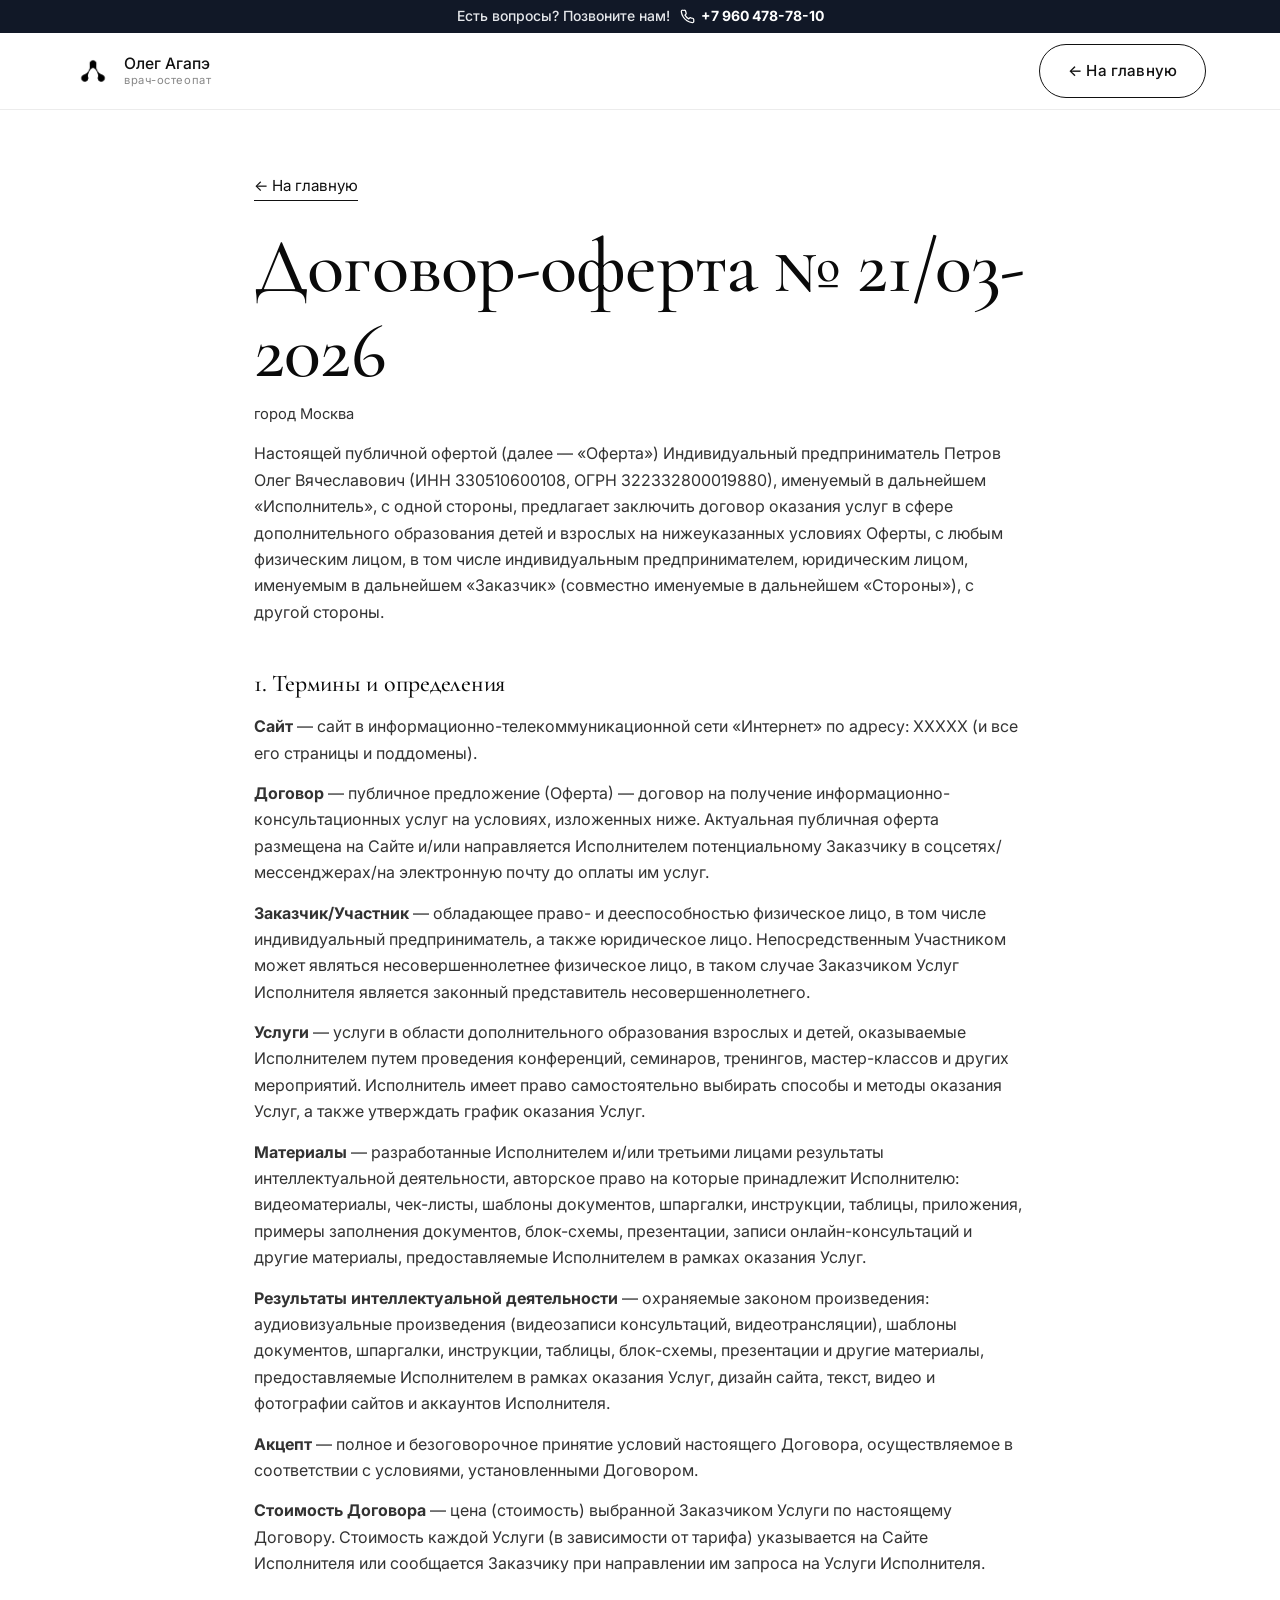
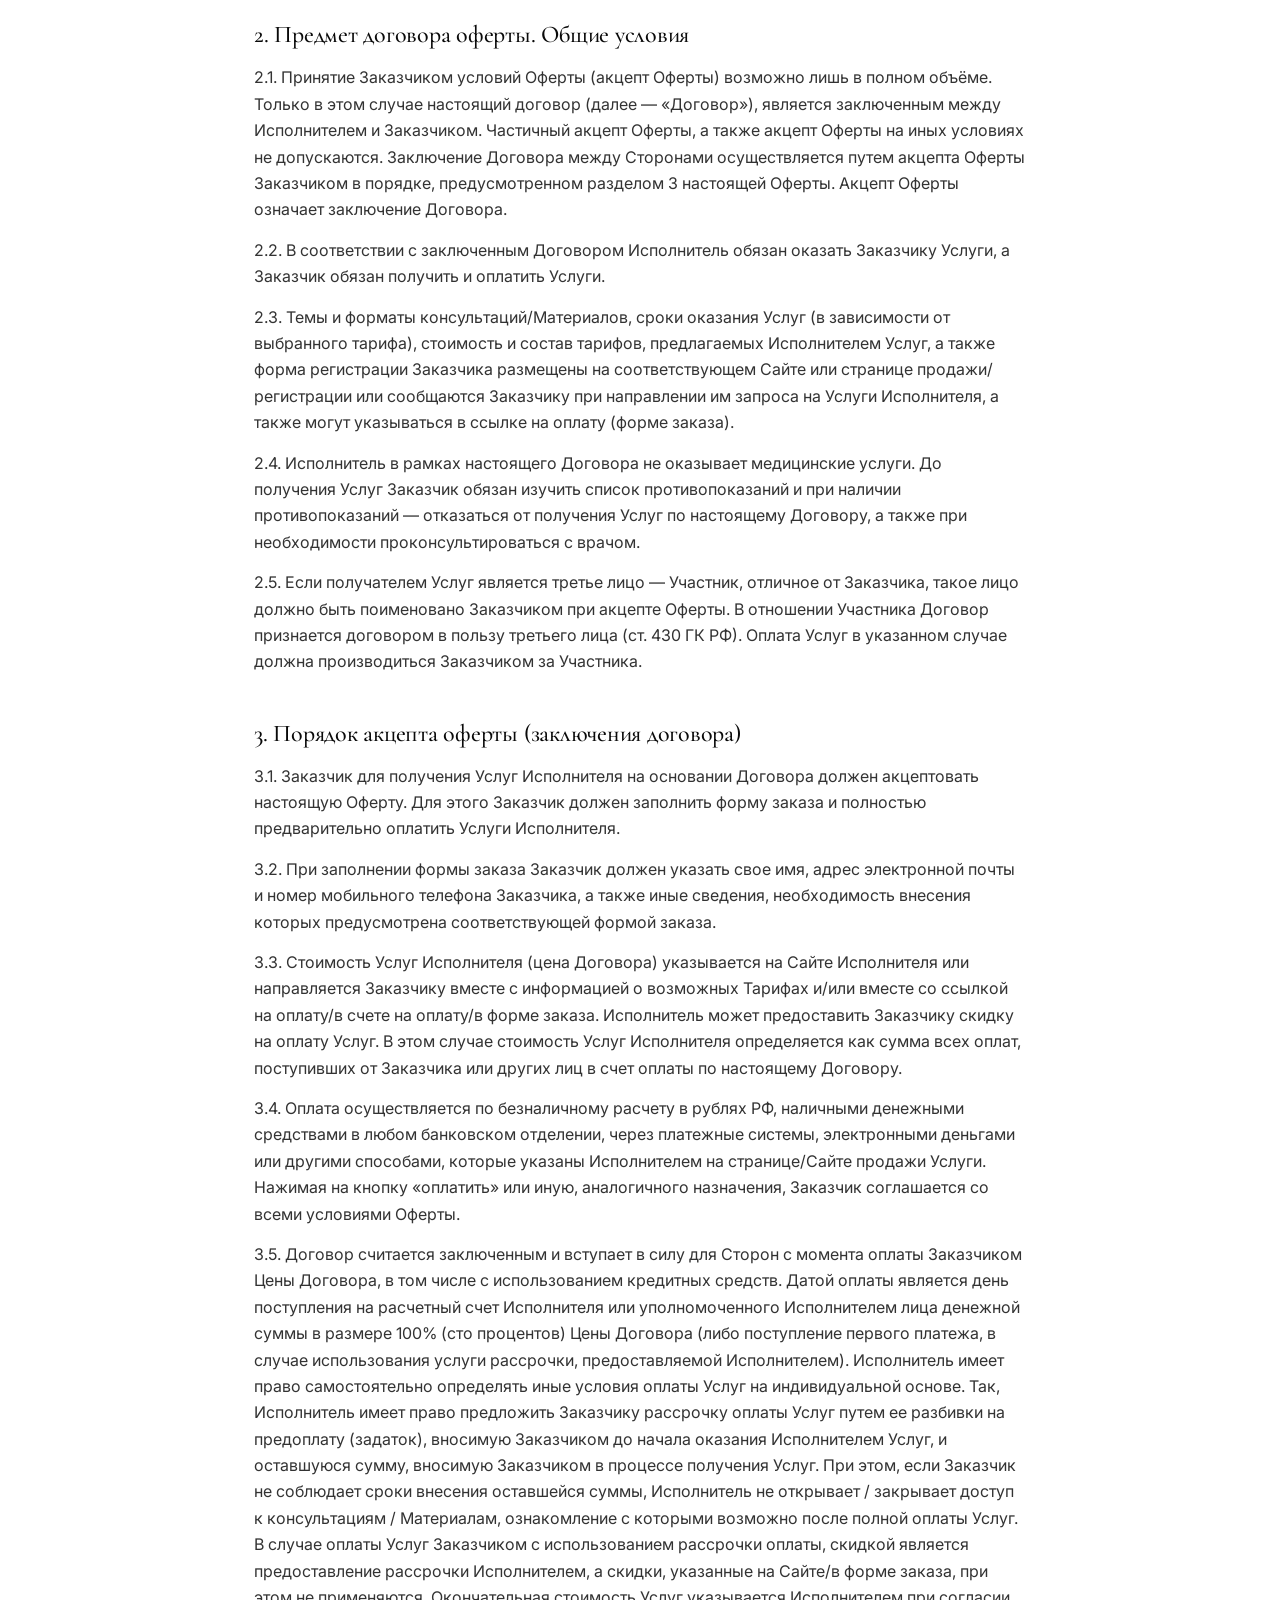
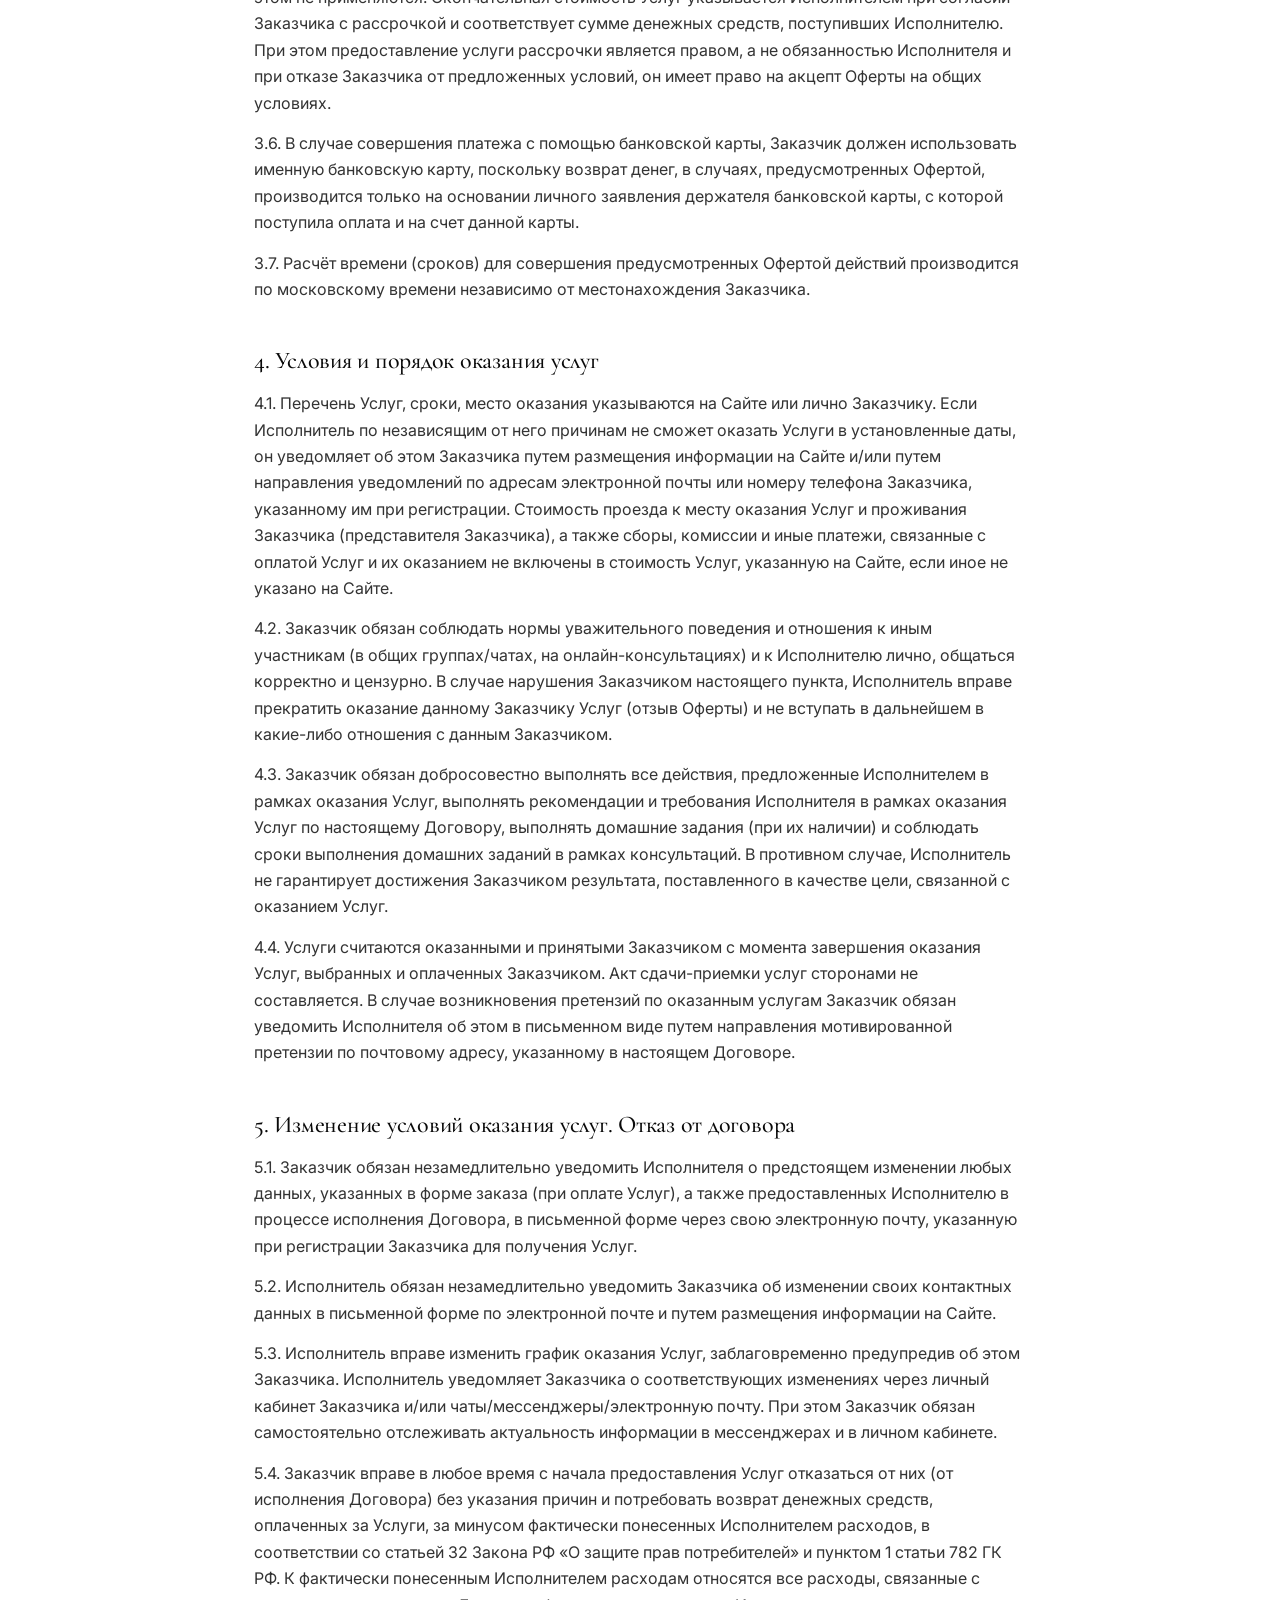
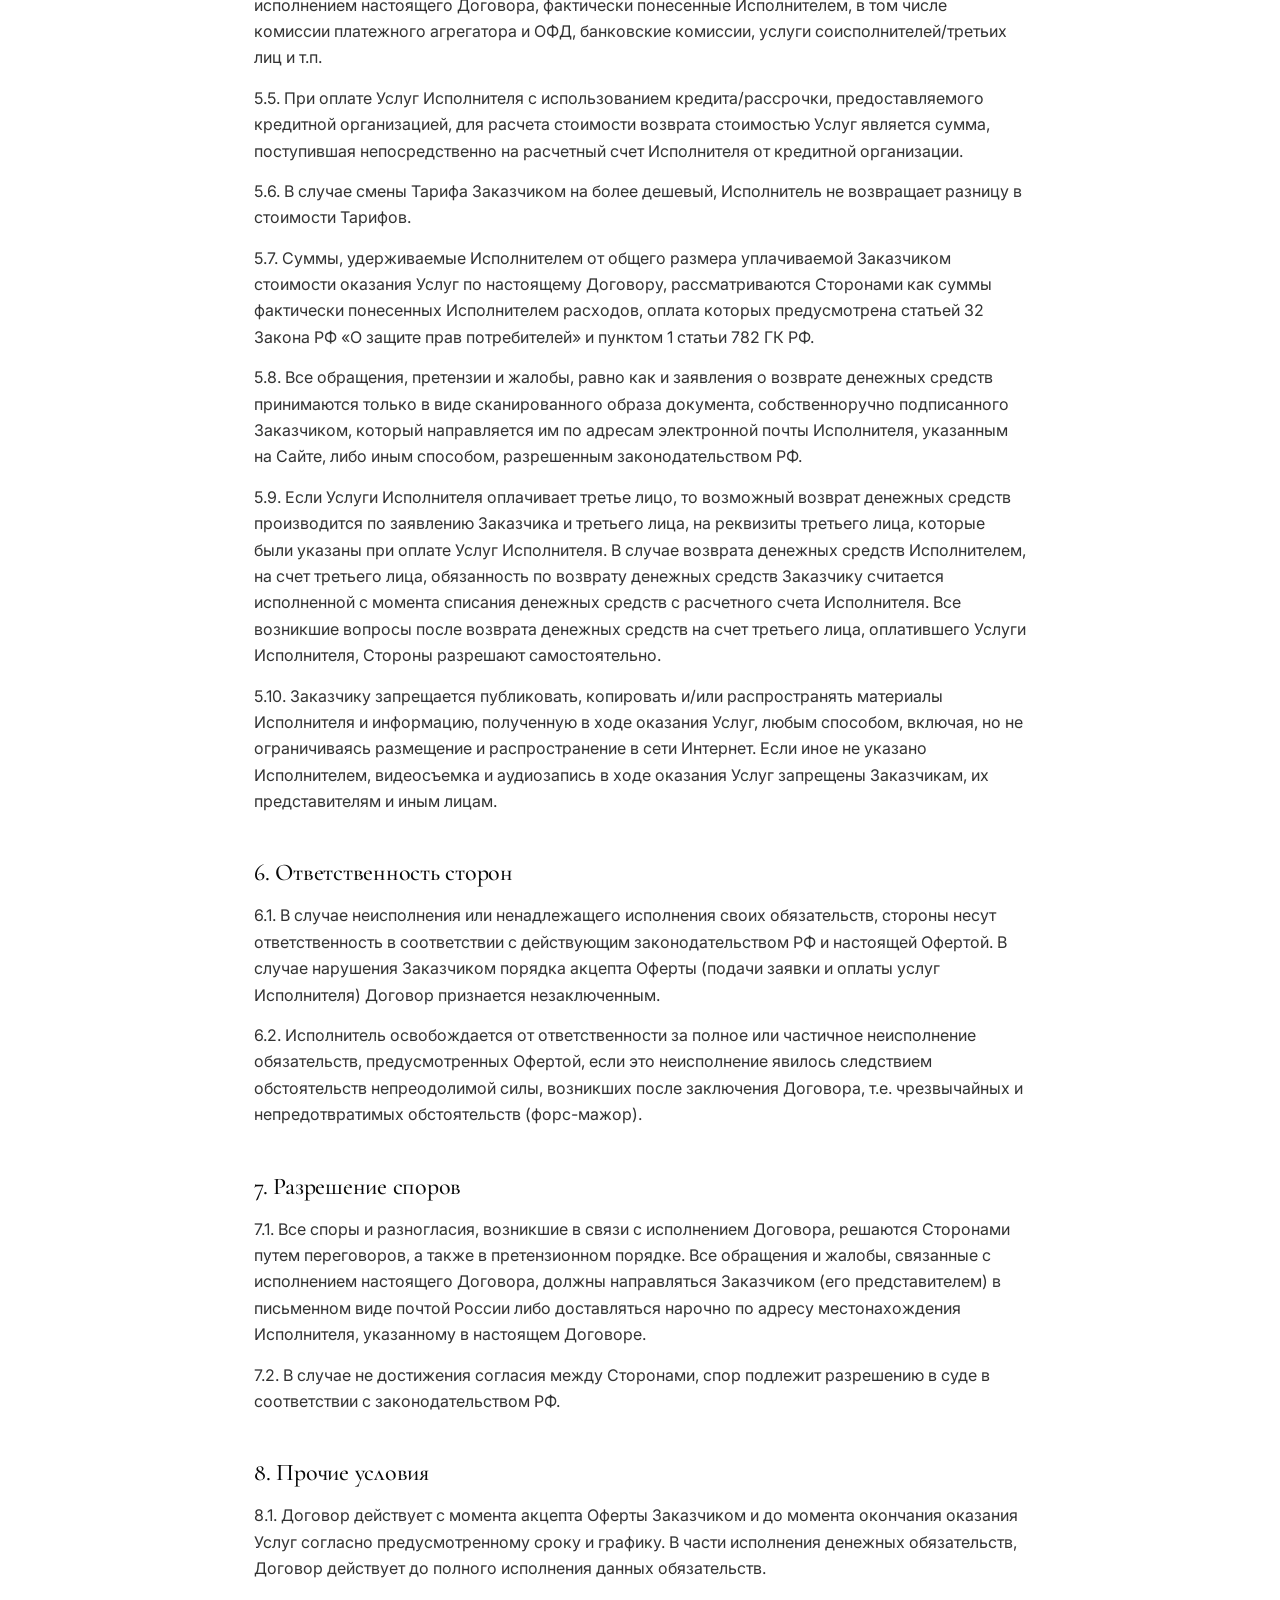
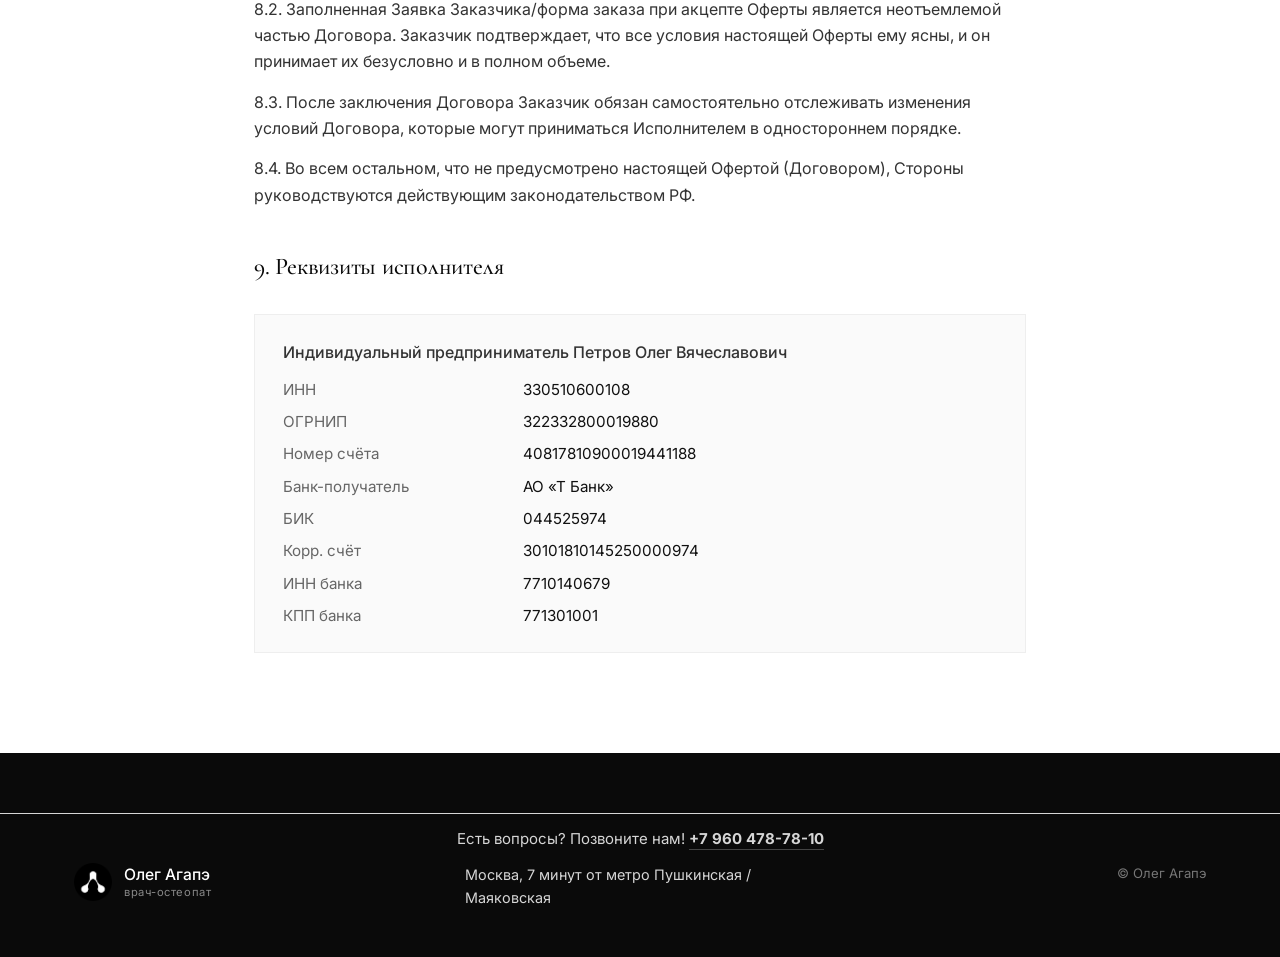
<file: offer.html>
<!DOCTYPE html>
<html lang="ru">
<head>
    <meta charset="UTF-8">
    <meta name="viewport" content="width=device-width, initial-scale=1.0">
    <title>Публичная оферта — Олег Агапэ</title>
    <link rel="icon" type="image/png" href="images/logo.png">
    <link rel="preconnect" href="https://fonts.googleapis.com">
    <link rel="preconnect" href="https://fonts.gstatic.com" crossorigin>
    <link href="https://fonts.googleapis.com/css2?family=Cormorant+Garamond:wght@400;500;600&family=Inter:wght@300;400;500;600&display=swap" rel="stylesheet">
    <link rel="stylesheet" href="styles.css">
    <style>
        .offer { padding: 140px 0 100px; }
        .offer__inner { max-width: 820px; }
        .offer h1 { margin: 0 0 8px; }
        .offer h2 {
            font-family: 'Cormorant Garamond', Georgia, serif;
            font-size: 1.5rem;
            font-weight: 500;
            margin: 44px 0 14px;
            line-height: 1.25;
        }
        .offer__meta { color: #666; font-size: 0.92rem; margin: 0 0 36px; }
        .offer__lead { color: #333; margin: 0 0 28px; }
        .offer p { color: #333; line-height: 1.65; margin: 0 0 14px; }
        .offer p.offer__clause { padding-left: 0; }
        .offer ul, .offer ol { padding-left: 22px; color: #333; line-height: 1.65; }
        .offer ul li, .offer ol li { margin-bottom: 8px; }
        .back {
            display: inline-block;
            margin-bottom: 24px;
            border-bottom: 1px solid #111;
            padding-bottom: 2px;
            font-size: 0.95rem;
        }
        .offer__requisites {
            background: #fafafa;
            border: 1px solid #eee;
            padding: 24px 28px;
            margin-top: 32px;
        }
        .offer__requisites dl {
            display: grid;
            grid-template-columns: 220px 1fr;
            gap: 8px 20px;
            margin: 12px 0 0;
            font-size: 0.95rem;
        }
        .offer__requisites dt { color: #666; }
        .offer__requisites dd { margin: 0; color: #111; }
        @media (max-width: 640px) {
            .offer { padding: 110px 0 64px; }
            .offer h2 { font-size: 1.3rem; margin: 32px 0 12px; }
            .offer__requisites { padding: 20px; }
            .offer__requisites dl { grid-template-columns: 1fr; gap: 2px 0; }
            .offer__requisites dt { margin-top: 10px; }
        }
    </style>
  <script src="call-us.js?v=1" defer></script>
</head>
<body>
<header class="header is-scrolled">
    <div class="container header__inner">
        <a href="index.html" class="logo">
            <span class="logo__mark"><img src="images/logo.png" alt="Олег Агапэ"></span>
            <span class="logo__text">Олег Агапэ<small>врач-остеопат</small></span>
        </a>
        <a href="index.html" class="btn btn--ghost">← На главную</a>
    </div>
</header>

<main>
    <section class="offer">
        <div class="container offer__inner">
            <a href="index.html" class="back">← На главную</a>
            <h1>Договор-оферта № 21/03-2026</h1>
            <p class="offer__meta">город Москва</p>

            <p class="offer__lead">Настоящей публичной офертой (далее — «Оферта») Индивидуальный предприниматель Петров Олег Вячеславович (ИНН 330510600108, ОГРН 322332800019880), именуемый в дальнейшем «Исполнитель», с одной стороны, предлагает заключить договор оказания услуг в сфере дополнительного образования детей и взрослых на нижеуказанных условиях Оферты, с любым физическим лицом, в том числе индивидуальным предпринимателем, юридическим лицом, именуемым в дальнейшем «Заказчик» (совместно именуемые в дальнейшем «Стороны»), с другой стороны.</p>

            <h2>1. Термины и определения</h2>
            <p><strong>Сайт</strong> — сайт в информационно-телекоммуникационной сети «Интернет» по адресу: ХХХХХ (и все его страницы и поддомены).</p>
            <p><strong>Договор</strong> — публичное предложение (Оферта) — договор на получение информационно-консультационных услуг на условиях, изложенных ниже. Актуальная публичная оферта размещена на Сайте и/или направляется Исполнителем потенциальному Заказчику в соцсетях/мессенджерах/на электронную почту до оплаты им услуг.</p>
            <p><strong>Заказчик/Участник</strong> — обладающее право- и дееспособностью физическое лицо, в том числе индивидуальный предприниматель, а также юридическое лицо. Непосредственным Участником может являться несовершеннолетнее физическое лицо, в таком случае Заказчиком Услуг Исполнителя является законный представитель несовершеннолетнего.</p>
            <p><strong>Услуги</strong> — услуги в области дополнительного образования взрослых и детей, оказываемые Исполнителем путем проведения конференций, семинаров, тренингов, мастер-классов и других мероприятий. Исполнитель имеет право самостоятельно выбирать способы и методы оказания Услуг, а также утверждать график оказания Услуг.</p>
            <p><strong>Материалы</strong> — разработанные Исполнителем и/или третьими лицами результаты интеллектуальной деятельности, авторское право на которые принадлежит Исполнителю: видеоматериалы, чек-листы, шаблоны документов, шпаргалки, инструкции, таблицы, приложения, примеры заполнения документов, блок-схемы, презентации, записи онлайн-консультаций и другие материалы, предоставляемые Исполнителем в рамках оказания Услуг.</p>
            <p><strong>Результаты интеллектуальной деятельности</strong> — охраняемые законом произведения: аудиовизуальные произведения (видеозаписи консультаций, видеотрансляции), шаблоны документов, шпаргалки, инструкции, таблицы, блок-схемы, презентации и другие материалы, предоставляемые Исполнителем в рамках оказания Услуг, дизайн сайта, текст, видео и фотографии сайтов и аккаунтов Исполнителя.</p>
            <p><strong>Акцепт</strong> — полное и безоговорочное принятие условий настоящего Договора, осуществляемое в соответствии с условиями, установленными Договором.</p>
            <p><strong>Стоимость Договора</strong> — цена (стоимость) выбранной Заказчиком Услуги по настоящему Договору. Стоимость каждой Услуги (в зависимости от тарифа) указывается на Сайте Исполнителя или сообщается Заказчику при направлении им запроса на Услуги Исполнителя.</p>

            <h2>2. Предмет договора оферты. Общие условия</h2>
            <p>2.1. Принятие Заказчиком условий Оферты (акцепт Оферты) возможно лишь в полном объёме. Только в этом случае настоящий договор (далее — «Договор»), является заключенным между Исполнителем и Заказчиком. Частичный акцепт Оферты, а также акцепт Оферты на иных условиях не допускаются. Заключение Договора между Сторонами осуществляется путем акцепта Оферты Заказчиком в порядке, предусмотренном разделом 3 настоящей Оферты. Акцепт Оферты означает заключение Договора.</p>
            <p>2.2. В соответствии с заключенным Договором Исполнитель обязан оказать Заказчику Услуги, а Заказчик обязан получить и оплатить Услуги.</p>
            <p>2.3. Темы и форматы консультаций/Материалов, сроки оказания Услуг (в зависимости от выбранного тарифа), стоимость и состав тарифов, предлагаемых Исполнителем Услуг, а также форма регистрации Заказчика размещены на соответствующем Сайте или странице продажи/регистрации или сообщаются Заказчику при направлении им запроса на Услуги Исполнителя, а также могут указываться в ссылке на оплату (форме заказа).</p>
            <p>2.4. Исполнитель в рамках настоящего Договора не оказывает медицинские услуги. До получения Услуг Заказчик обязан изучить список противопоказаний и при наличии противопоказаний — отказаться от получения Услуг по настоящему Договору, а также при необходимости проконсультироваться с врачом.</p>
            <p>2.5. Если получателем Услуг является третье лицо — Участник, отличное от Заказчика, такое лицо должно быть поименовано Заказчиком при акцепте Оферты. В отношении Участника Договор признается договором в пользу третьего лица (ст. 430 ГК РФ). Оплата Услуг в указанном случае должна производиться Заказчиком за Участника.</p>

            <h2>3. Порядок акцепта оферты (заключения договора)</h2>
            <p>3.1. Заказчик для получения Услуг Исполнителя на основании Договора должен акцептовать настоящую Оферту. Для этого Заказчик должен заполнить форму заказа и полностью предварительно оплатить Услуги Исполнителя.</p>
            <p>3.2. При заполнении формы заказа Заказчик должен указать свое имя, адрес электронной почты и номер мобильного телефона Заказчика, а также иные сведения, необходимость внесения которых предусмотрена соответствующей формой заказа.</p>
            <p>3.3. Стоимость Услуг Исполнителя (цена Договора) указывается на Сайте Исполнителя или направляется Заказчику вместе с информацией о возможных Тарифах и/или вместе со ссылкой на оплату/в счете на оплату/в форме заказа. Исполнитель может предоставить Заказчику скидку на оплату Услуг. В этом случае стоимость Услуг Исполнителя определяется как сумма всех оплат, поступивших от Заказчика или других лиц в счет оплаты по настоящему Договору.</p>
            <p>3.4. Оплата осуществляется по безналичному расчету в рублях РФ, наличными денежными средствами в любом банковском отделении, через платежные системы, электронными деньгами или другими способами, которые указаны Исполнителем на странице/Сайте продажи Услуги. Нажимая на кнопку «оплатить» или иную, аналогичного назначения, Заказчик соглашается со всеми условиями Оферты.</p>
            <p>3.5. Договор считается заключенным и вступает в силу для Сторон с момента оплаты Заказчиком Цены Договора, в том числе с использованием кредитных средств. Датой оплаты является день поступления на расчетный счет Исполнителя или уполномоченного Исполнителем лица денежной суммы в размере 100% (сто процентов) Цены Договора (либо поступление первого платежа, в случае использования услуги рассрочки, предоставляемой Исполнителем). Исполнитель имеет право самостоятельно определять иные условия оплаты Услуг на индивидуальной основе. Так, Исполнитель имеет право предложить Заказчику рассрочку оплаты Услуг путем ее разбивки на предоплату (задаток), вносимую Заказчиком до начала оказания Исполнителем Услуг, и оставшуюся сумму, вносимую Заказчиком в процессе получения Услуг. При этом, если Заказчик не соблюдает сроки внесения оставшейся суммы, Исполнитель не открывает / закрывает доступ к консультациям / Материалам, ознакомление с которыми возможно после полной оплаты Услуг. В случае оплаты Услуг Заказчиком с использованием рассрочки оплаты, скидкой является предоставление рассрочки Исполнителем, а скидки, указанные на Сайте/в форме заказа, при этом не применяются. Окончательная стоимость Услуг указывается Исполнителем при согласии Заказчика с рассрочкой и соответствует сумме денежных средств, поступивших Исполнителю. При этом предоставление услуги рассрочки является правом, а не обязанностью Исполнителя и при отказе Заказчика от предложенных условий, он имеет право на акцепт Оферты на общих условиях.</p>
            <p>3.6. В случае совершения платежа с помощью банковской карты, Заказчик должен использовать именную банковскую карту, поскольку возврат денег, в случаях, предусмотренных Офертой, производится только на основании личного заявления держателя банковской карты, с которой поступила оплата и на счет данной карты.</p>
            <p>3.7. Расчёт времени (сроков) для совершения предусмотренных Офертой действий производится по московскому времени независимо от местонахождения Заказчика.</p>

            <h2>4. Условия и порядок оказания услуг</h2>
            <p>4.1. Перечень Услуг, сроки, место оказания указываются на Сайте или лично Заказчику. Если Исполнитель по независящим от него причинам не сможет оказать Услуги в установленные даты, он уведомляет об этом Заказчика путем размещения информации на Сайте и/или путем направления уведомлений по адресам электронной почты или номеру телефона Заказчика, указанному им при регистрации. Стоимость проезда к месту оказания Услуг и проживания Заказчика (представителя Заказчика), а также сборы, комиссии и иные платежи, связанные с оплатой Услуг и их оказанием не включены в стоимость Услуг, указанную на Сайте, если иное не указано на Сайте.</p>
            <p>4.2. Заказчик обязан соблюдать нормы уважительного поведения и отношения к иным участникам (в общих группах/чатах, на онлайн-консультациях) и к Исполнителю лично, общаться корректно и цензурно. В случае нарушения Заказчиком настоящего пункта, Исполнитель вправе прекратить оказание данному Заказчику Услуг (отзыв Оферты) и не вступать в дальнейшем в какие-либо отношения с данным Заказчиком.</p>
            <p>4.3. Заказчик обязан добросовестно выполнять все действия, предложенные Исполнителем в рамках оказания Услуг, выполнять рекомендации и требования Исполнителя в рамках оказания Услуг по настоящему Договору, выполнять домашние задания (при их наличии) и соблюдать сроки выполнения домашних заданий в рамках консультаций. В противном случае, Исполнитель не гарантирует достижения Заказчиком результата, поставленного в качестве цели, связанной с оказанием Услуг.</p>
            <p>4.4. Услуги считаются оказанными и принятыми Заказчиком с момента завершения оказания Услуг, выбранных и оплаченных Заказчиком. Акт сдачи-приемки услуг сторонами не составляется. В случае возникновения претензий по оказанным услугам Заказчик обязан уведомить Исполнителя об этом в письменном виде путем направления мотивированной претензии по почтовому адресу, указанному в настоящем Договоре.</p>

            <h2>5. Изменение условий оказания услуг. Отказ от договора</h2>
            <p>5.1. Заказчик обязан незамедлительно уведомить Исполнителя о предстоящем изменении любых данных, указанных в форме заказа (при оплате Услуг), а также предоставленных Исполнителю в процессе исполнения Договора, в письменной форме через свою электронную почту, указанную при регистрации Заказчика для получения Услуг.</p>
            <p>5.2. Исполнитель обязан незамедлительно уведомить Заказчика об изменении своих контактных данных в письменной форме по электронной почте и путем размещения информации на Сайте.</p>
            <p>5.3. Исполнитель вправе изменить график оказания Услуг, заблаговременно предупредив об этом Заказчика. Исполнитель уведомляет Заказчика о соответствующих изменениях через личный кабинет Заказчика и/или чаты/мессенджеры/электронную почту. При этом Заказчик обязан самостоятельно отслеживать актуальность информации в мессенджерах и в личном кабинете.</p>
            <p>5.4. Заказчик вправе в любое время с начала предоставления Услуг отказаться от них (от исполнения Договора) без указания причин и потребовать возврат денежных средств, оплаченных за Услуги, за минусом фактически понесенных Исполнителем расходов, в соответствии со статьей 32 Закона РФ «О защите прав потребителей» и пунктом 1 статьи 782 ГК РФ. К фактически понесенным Исполнителем расходам относятся все расходы, связанные с исполнением настоящего Договора, фактически понесенные Исполнителем, в том числе комиссии платежного агрегатора и ОФД, банковские комиссии, услуги соисполнителей/третьих лиц и т.п.</p>
            <p>5.5. При оплате Услуг Исполнителя с использованием кредита/рассрочки, предоставляемого кредитной организацией, для расчета стоимости возврата стоимостью Услуг является сумма, поступившая непосредственно на расчетный счет Исполнителя от кредитной организации.</p>
            <p>5.6. В случае смены Тарифа Заказчиком на более дешевый, Исполнитель не возвращает разницу в стоимости Тарифов.</p>
            <p>5.7. Суммы, удерживаемые Исполнителем от общего размера уплачиваемой Заказчиком стоимости оказания Услуг по настоящему Договору, рассматриваются Сторонами как суммы фактически понесенных Исполнителем расходов, оплата которых предусмотрена статьей 32 Закона РФ «О защите прав потребителей» и пунктом 1 статьи 782 ГК РФ.</p>
            <p>5.8. Все обращения, претензии и жалобы, равно как и заявления о возврате денежных средств принимаются только в виде сканированного образа документа, собственноручно подписанного Заказчиком, который направляется им по адресам электронной почты Исполнителя, указанным на Сайте, либо иным способом, разрешенным законодательством РФ.</p>
            <p>5.9. Если Услуги Исполнителя оплачивает третье лицо, то возможный возврат денежных средств производится по заявлению Заказчика и третьего лица, на реквизиты третьего лица, которые были указаны при оплате Услуг Исполнителя. В случае возврата денежных средств Исполнителем, на счет третьего лица, обязанность по возврату денежных средств Заказчику считается исполненной с момента списания денежных средств с расчетного счета Исполнителя. Все возникшие вопросы после возврата денежных средств на счет третьего лица, оплатившего Услуги Исполнителя, Стороны разрешают самостоятельно.</p>
            <p>5.10. Заказчику запрещается публиковать, копировать и/или распространять материалы Исполнителя и информацию, полученную в ходе оказания Услуг, любым способом, включая, но не ограничиваясь размещение и распространение в сети Интернет. Если иное не указано Исполнителем, видеосъемка и аудиозапись в ходе оказания Услуг запрещены Заказчикам, их представителям и иным лицам.</p>

            <h2>6. Ответственность сторон</h2>
            <p>6.1. В случае неисполнения или ненадлежащего исполнения своих обязательств, стороны несут ответственность в соответствии с действующим законодательством РФ и настоящей Офертой. В случае нарушения Заказчиком порядка акцепта Оферты (подачи заявки и оплаты услуг Исполнителя) Договор признается незаключенным.</p>
            <p>6.2. Исполнитель освобождается от ответственности за полное или частичное неисполнение обязательств, предусмотренных Офертой, если это неисполнение явилось следствием обстоятельств непреодолимой силы, возникших после заключения Договора, т.е. чрезвычайных и непредотвратимых обстоятельств (форс-мажор).</p>

            <h2>7. Разрешение споров</h2>
            <p>7.1. Все споры и разногласия, возникшие в связи с исполнением Договора, решаются Сторонами путем переговоров, а также в претензионном порядке. Все обращения и жалобы, связанные с исполнением настоящего Договора, должны направляться Заказчиком (его представителем) в письменном виде почтой России либо доставляться нарочно по адресу местонахождения Исполнителя, указанному в настоящем Договоре.</p>
            <p>7.2. В случае не достижения согласия между Сторонами, спор подлежит разрешению в суде в соответствии с законодательством РФ.</p>

            <h2>8. Прочие условия</h2>
            <p>8.1. Договор действует с момента акцепта Оферты Заказчиком и до момента окончания оказания Услуг согласно предусмотренному сроку и графику. В части исполнения денежных обязательств, Договор действует до полного исполнения данных обязательств.</p>
            <p>8.2. Заполненная Заявка Заказчика/форма заказа при акцепте Оферты является неотъемлемой частью Договора. Заказчик подтверждает, что все условия настоящей Оферты ему ясны, и он принимает их безусловно и в полном объеме.</p>
            <p>8.3. После заключения Договора Заказчик обязан самостоятельно отслеживать изменения условий Договора, которые могут приниматься Исполнителем в одностороннем порядке.</p>
            <p>8.4. Во всем остальном, что не предусмотрено настоящей Офертой (Договором), Стороны руководствуются действующим законодательством РФ.</p>

            <h2>9. Реквизиты исполнителя</h2>
            <div class="offer__requisites">
                <p style="margin:0 0 8px; font-weight: 500;">Индивидуальный предприниматель Петров Олег Вячеславович</p>
                <dl>
                    <dt>ИНН</dt><dd>330510600108</dd>
                    <dt>ОГРНИП</dt><dd>322332800019880</dd>
                    <dt>Номер счёта</dt><dd>40817810900019441188</dd>
                    <dt>Банк-получатель</dt><dd>АО «Т Банк»</dd>
                    <dt>БИК</dt><dd>044525974</dd>
                    <dt>Корр. счёт</dt><dd>30101810145250000974</dd>
                    <dt>ИНН банка</dt><dd>7710140679</dd>
                    <dt>КПП банка</dt><dd>771301001</dd>
                </dl>
            </div>
        </div>
    </section>
</main>

<footer class="footer">
    <div class="container footer__inner">
        <div class="footer__col">
            <span class="logo logo--footer">
                <span class="logo__mark"><img src="images/logo.png" alt="Олег Агапэ"></span>
                <span class="logo__text">Олег Агапэ<small>врач-остеопат</small></span>
            </span>
        </div>
        <div class="footer__col">
            <p>Москва, 7 минут от метро Пушкинская / Маяковская</p>
        </div>
        <div class="footer__col footer__col--right">
            <p class="footer__copy">© Олег Агапэ</p>
        </div>
    </div>
</footer>
</body>
</html>
</file>
<file: styles.css>
/* ---------- Reset & base ---------- */
*, *::before, *::after { box-sizing: border-box; }
html, body { margin: 0; padding: 0; }
html { scroll-behavior: smooth; }
body {
    font-family: 'Inter', -apple-system, BlinkMacSystemFont, "Segoe UI", sans-serif;
    color: #111;
    background: #fff;
    font-size: 16px;
    line-height: 1.6;
    -webkit-font-smoothing: antialiased;
    -moz-osx-font-smoothing: grayscale;
}
img { max-width: 100%; display: block; }
a { color: inherit; text-decoration: none; }
ul, ol { padding: 0; margin: 0; list-style: none; }
button { font: inherit; cursor: pointer; border: none; background: none; color: inherit; }

.container {
    width: 100%;
    max-width: 1180px;
    margin: 0 auto;
    padding: 0 24px;
}

/* ---------- Typography ---------- */
h1, h2, h3 {
    font-family: 'Cormorant Garamond', Georgia, serif;
    font-weight: 500;
    letter-spacing: -0.01em;
    line-height: 1.1;
    margin: 0;
    color: #0a0a0a;
}
h1 { font-size: clamp(2.6rem, 6vw, 5rem); }
h2 { font-size: clamp(2rem, 4vw, 3.2rem); }
h3 { font-size: clamp(1.25rem, 2vw, 1.5rem); }

p { margin: 0 0 1em; }

.eyebrow {
    font-family: 'Inter', sans-serif;
    font-size: 0.78rem;
    text-transform: uppercase;
    letter-spacing: 0.22em;
    color: #888;
    margin: 0 0 14px;
    font-weight: 500;
}
.subhead {
    font-family: 'Cormorant Garamond', Georgia, serif;
    font-weight: 500;
    font-size: 1.6rem;
    margin: 60px 0 24px;
    color: #0a0a0a;
}

.section { padding: 110px 0; border-top: 1px solid #ececec; }
.section--alt { background: #fafafa; }
.section__title { margin-bottom: 28px; max-width: 800px; }
.section__lead { color: #555; max-width: 640px; font-size: 1.05rem; margin-bottom: 50px; }

/* ---------- Buttons ---------- */
.btn {
    display: inline-flex;
    align-items: center;
    justify-content: center;
    padding: 14px 28px;
    border-radius: 999px;
    font-weight: 500;
    font-size: 0.95rem;
    letter-spacing: 0.01em;
    transition: all .2s ease;
    border: 1px solid transparent;
    white-space: nowrap;
    cursor: pointer;
}
.btn--primary { background: #111; color: #fff; }
.btn--primary:hover { background: #fff; color: #111; border-color: #111; }
.btn--ghost { background: transparent; color: #111; border-color: #111; }
.btn--ghost:hover { background: #111; color: #fff; }
.btn--lg { padding: 18px 36px; font-size: 1rem; }

/* ---------- Header ---------- */
.header {
    position: fixed;
    top: 0; left: 0; right: 0;
    z-index: 100;
    background: rgba(255,255,255,0.92);
    backdrop-filter: saturate(180%) blur(14px);
    -webkit-backdrop-filter: saturate(180%) blur(14px);
    border-bottom: 1px solid transparent;
    transition: border-color .2s ease, background .2s ease;
}
.header.is-scrolled {
    border-bottom-color: #ececec;
    background: rgba(255,255,255,0.96);
}
.header__inner {
    display: flex;
    align-items: center;
    justify-content: space-between;
    gap: 24px;
    height: 76px;
}
.logo {
    display: inline-flex;
    align-items: center;
    gap: 12px;
    font-weight: 500;
}
.logo__mark {
    display: inline-flex;
    align-items: center;
    justify-content: center;
    width: 38px; height: 38px;
}
.logo__mark img {
    width: 100%;
    height: 100%;
    object-fit: contain;
    display: block;
}
.logo__text {
    display: flex;
    flex-direction: column;
    line-height: 1.1;
    font-size: 0.98rem;
}
.logo__text small {
    font-size: 0.7rem;
    color: #888;
    font-weight: 400;
    text-transform: lowercase;
    letter-spacing: 0.05em;
    margin-top: 2px;
}

.nav {
    display: flex;
    align-items: center;
    gap: 28px;
}
.nav__link {
    font-size: 0.92rem;
    color: #333;
    position: relative;
    padding: 6px 0;
    transition: color .2s ease;
}
.nav__link::after {
    content: '';
    position: absolute;
    left: 0; right: 0; bottom: 0;
    height: 1px;
    background: #111;
    transform: scaleX(0);
    transform-origin: left;
    transition: transform .25s ease;
}
.nav__link:hover { color: #111; }
.nav__link:hover::after { transform: scaleX(1); }

.header__cta { padding: 11px 22px; font-size: 0.9rem; }

.burger {
    display: none;
    flex-direction: column;
    gap: 5px;
    width: 32px; height: 32px;
    align-items: center;
    justify-content: center;
}
.burger span {
    display: block;
    width: 22px; height: 1.5px;
    background: #111;
    transition: transform .25s ease, opacity .25s ease;
}
.burger.is-open span:nth-child(1) { transform: translateY(6.5px) rotate(45deg); }
.burger.is-open span:nth-child(2) { opacity: 0; }
.burger.is-open span:nth-child(3) { transform: translateY(-6.5px) rotate(-45deg); }

/* ---------- Hero ---------- */
.hero { padding: 160px 0 110px; }
.hero__inner {
    display: grid;
    grid-template-columns: 1fr 1fr;
    gap: 80px;
    align-items: center;
}
.hero__media {
    position: relative;
    aspect-ratio: 4 / 5;
    background: #f2f2f2;
    overflow: hidden;
}
.hero__photo {
    width: 100%;
    height: 100%;
    object-fit: cover;
    filter: grayscale(100%) contrast(1.02);
}
.hero__placeholder {
    display: none;
    position: absolute;
    inset: 0;
    align-items: center;
    justify-content: center;
    color: #999;
    font-family: 'Cormorant Garamond', Georgia, serif;
    font-size: 1.4rem;
    text-align: center;
    line-height: 1.4;
    background: repeating-linear-gradient(45deg, #f2f2f2 0 14px, #ededed 14px 28px);
}
.hero__media--placeholder .hero__placeholder { display: flex; }

.hero__eyebrow {
    text-transform: uppercase;
    letter-spacing: 0.22em;
    font-size: 0.78rem;
    color: #888;
    margin: 0 0 22px;
}
.hero__title { margin-bottom: 22px; }
.hero__sub {
    font-size: 1.1rem;
    color: #444;
    max-width: 460px;
    margin-bottom: 40px;
}

/* ---------- About ---------- */
.about__list {
    display: grid;
    grid-template-columns: 1fr 1fr;
    gap: 14px 40px;
    max-width: 960px;
    margin-bottom: 80px;
}
.about__list li {
    position: relative;
    padding-left: 26px;
    color: #2a2a2a;
    font-size: 1rem;
    line-height: 1.6;
}
.about__list li::before {
    content: '';
    position: absolute;
    left: 0; top: 12px;
    width: 14px; height: 1px;
    background: #111;
}

.diplomas { margin-top: 40px; }
.diplomas__title {
    font-family: 'Cormorant Garamond', Georgia, serif;
    font-size: 1.6rem;
    margin: 0 0 28px;
}
.diplomas__grid {
    display: grid;
    grid-template-columns: repeat(4, 1fr);
    gap: 24px;
    margin-bottom: 32px;
}
.diploma {
    display: flex;
    flex-direction: column;
    gap: 14px;
    background: transparent;
    border: 0;
    padding: 0;
    margin: 0;
    text-align: left;
    font: inherit;
    color: inherit;
    cursor: pointer;
}
.diploma__img {
    display: flex;
    align-items: center;
    justify-content: center;
    aspect-ratio: 3 / 4;
    background: #fafafa;
    border: 1px solid #e6e6e6;
    overflow: hidden;
    padding: 10px;
    transition: transform .25s ease, box-shadow .25s ease;
}
.diploma__img img {
    max-width: 100%;
    max-height: 100%;
    width: auto;
    height: auto;
    object-fit: contain;
    display: block;
}
.diploma:hover .diploma__img,
.diploma:focus-visible .diploma__img {
    transform: translateY(-2px);
    box-shadow: 0 12px 28px rgba(0, 0, 0, .08);
}
.diploma:focus-visible { outline: none; }
.diploma:focus-visible .diploma__img { box-shadow: 0 0 0 2px #111, 0 12px 28px rgba(0, 0, 0, .08); }
.diploma__caption {
    font-size: 0.88rem;
    color: #555;
    margin: 0;
    line-height: 1.4;
    display: block;
}
.link-arrow {
    display: inline-block;
    border-bottom: 1px solid #111;
    padding-bottom: 3px;
    font-size: 0.95rem;
    transition: gap .2s ease;
}
.link-arrow--btn {
    background: transparent;
    border: 0;
    border-bottom: 1px solid #111;
    padding: 0 0 3px;
    margin: 0;
    font: inherit;
    color: inherit;
    cursor: pointer;
}

/* Lightbox */
.lightbox {
    position: fixed;
    inset: 0;
    background: rgba(17, 17, 17, .92);
    display: none;
    flex-direction: column;
    align-items: center;
    justify-content: center;
    z-index: 1000;
    padding: 24px;
}
.lightbox.is-open { display: flex; }
.lightbox__stage {
    margin: 0;
    max-width: min(1100px, 100%);
    max-height: calc(100vh - 220px);
    display: flex;
    flex-direction: column;
    align-items: center;
    gap: 14px;
    flex: 1 1 auto;
    min-height: 0;
}
.lightbox__img {
    max-width: 100%;
    max-height: 100%;
    object-fit: contain;
    background: #fff;
    box-shadow: 0 20px 60px rgba(0, 0, 0, .4);
    min-height: 0;
}
.lightbox__caption {
    color: #e8e8e8;
    font-size: 0.95rem;
    text-align: center;
    max-width: 720px;
}
.lightbox__close,
.lightbox__nav {
    position: absolute;
    background: rgba(255, 255, 255, .08);
    color: #fff;
    border: 1px solid rgba(255, 255, 255, .2);
    width: 48px;
    height: 48px;
    border-radius: 50%;
    font-size: 1.8rem;
    line-height: 1;
    cursor: pointer;
    display: flex;
    align-items: center;
    justify-content: center;
    transition: background .2s ease;
}
.lightbox__close:hover,
.lightbox__nav:hover { background: rgba(255, 255, 255, .18); }
.lightbox__close { top: 20px; right: 20px; }
.lightbox__nav--prev { left: 20px; top: 50%; transform: translateY(-50%); }
.lightbox__nav--next { right: 20px; top: 50%; transform: translateY(-50%); }
.lightbox__thumbs {
    display: flex;
    gap: 8px;
    overflow-x: auto;
    padding: 12px 8px 4px;
    max-width: 100%;
    scrollbar-width: thin;
    scrollbar-color: rgba(255,255,255,.3) transparent;
}
.lightbox__thumbs::-webkit-scrollbar { height: 6px; }
.lightbox__thumbs::-webkit-scrollbar-thumb { background: rgba(255,255,255,.3); border-radius: 3px; }
.lightbox__thumb {
    flex: 0 0 auto;
    width: 68px;
    height: 90px;
    padding: 0;
    border: 2px solid transparent;
    background: #fff;
    cursor: pointer;
    overflow: hidden;
    opacity: .55;
    transition: opacity .2s ease, border-color .2s ease;
}
.lightbox__thumb img {
    width: 100%;
    height: 100%;
    object-fit: cover;
    display: block;
}
.lightbox__thumb:hover { opacity: .85; }
.lightbox__thumb.is-active {
    opacity: 1;
    border-color: #fff;
}
body.lightbox-open { overflow: hidden; }

@media (max-width: 640px) {
    .lightbox { padding: 16px; }
    .lightbox__close { top: 12px; right: 12px; width: 40px; height: 40px; font-size: 1.5rem; }
    .lightbox__nav { width: 40px; height: 40px; font-size: 1.5rem; }
    .lightbox__nav--prev { left: 8px; }
    .lightbox__nav--next { right: 8px; }
    .lightbox__thumb { width: 54px; height: 72px; }
    .lightbox__stage { max-height: calc(100vh - 180px); }
}
.link-arrow:hover { opacity: 0.7; }

/* ---------- Prices ---------- */
.prices {
    display: grid;
    grid-template-columns: repeat(3, 1fr);
    gap: 20px;
    margin-bottom: 24px;
}
.price-card {
    background: #fff;
    border: 1px solid #e6e6e6;
    padding: 36px 30px;
    display: flex;
    flex-direction: column;
    gap: 12px;
    transition: border-color .2s ease, transform .2s ease;
}
.price-card:hover { border-color: #111; }
.price-card--accent {
    background: #111;
    color: #fff;
    border-color: #111;
}
.price-card--accent .price-card__title,
.price-card--accent .price-card__amount { color: #fff; }
.price-card--accent .price-card__meta { color: #aaa; }
.price-card--accent .btn--primary { background: #fff; color: #111; }
.price-card--accent .btn--primary:hover { background: transparent; color: #fff; border-color: #fff; }

.price-card__title {
    font-family: 'Cormorant Garamond', Georgia, serif;
    font-size: 1.5rem;
    color: #111;
    margin: 0;
}
.price-card__meta {
    font-size: 0.85rem;
    color: #888;
    text-transform: uppercase;
    letter-spacing: 0.1em;
    margin: 0;
}
.price-card__amount {
    font-family: 'Cormorant Garamond', Georgia, serif;
    font-size: 2.4rem;
    color: #111;
    margin: 8px 0 18px;
    line-height: 1;
}
.price-card .btn { margin-top: auto; align-self: flex-start; }

/* ---------- Tags ---------- */
.tags {
    display: flex;
    flex-wrap: wrap;
    gap: 10px;
    margin-bottom: 70px;
}
.tags li {
    border: 1px solid #d8d8d8;
    padding: 10px 18px;
    border-radius: 999px;
    font-size: 0.92rem;
    color: #2a2a2a;
    background: #fff;
    transition: all .2s ease;
}
.tags li:hover { border-color: #111; }

/* ---------- CTA band ---------- */
.cta-band {
    background: #111;
    color: #fff;
    padding: 48px 40px;
    display: flex;
    align-items: center;
    justify-content: space-between;
    gap: 32px;
    flex-wrap: wrap;
}
.cta-band__text { max-width: 620px; }
.cta-band p {
    margin: 0;
    font-family: 'Cormorant Garamond', Georgia, serif;
    font-size: 1.5rem;
    line-height: 1.3;
}
.cta-band__links {
    display: flex;
    flex-wrap: wrap;
    gap: 10px 16px;
    margin-top: 18px;
    font-family: 'Inter', system-ui, sans-serif;
}
.cta-band__link {
    color: #fff;
    font-size: 0.95rem;
    border: 1px solid rgba(255, 255, 255, .3);
    padding: 8px 16px;
    border-radius: 999px;
    transition: background .2s ease, border-color .2s ease;
}
.cta-band__link:hover {
    background: rgba(255, 255, 255, .1);
    border-color: rgba(255, 255, 255, .5);
}
.cta-band .btn--primary { background: #fff; color: #111; }
.cta-band .btn--primary:hover { background: transparent; color: #fff; border-color: #fff; }

/* ---------- Steps ---------- */
.steps {
    display: grid;
    grid-template-columns: repeat(4, 1fr);
    gap: 32px;
    counter-reset: step;
}
.steps li {
    border-top: 1px solid #111;
    padding-top: 22px;
}
.steps__num {
    display: block;
    font-family: 'Cormorant Garamond', Georgia, serif;
    font-size: 1rem;
    color: #888;
    letter-spacing: 0.1em;
    margin-bottom: 14px;
}
.steps h3 { margin-bottom: 10px; font-size: 1.2rem; }
.steps p { color: #555; font-size: 0.95rem; margin: 0; }

/* ---------- Reviews ---------- */
.reviews {
    display: grid;
    grid-template-columns: repeat(3, 1fr);
    gap: 30px;
}
.review {
    margin: 0;
    padding: 36px 30px;
    background: #fff;
    border: 1px solid #e6e6e6;
}
.review blockquote {
    margin: 0 0 20px;
    font-family: 'Cormorant Garamond', Georgia, serif;
    font-size: 1.25rem;
    line-height: 1.45;
    color: #1a1a1a;
}
.review figcaption {
    font-size: 0.88rem;
    color: #888;
    letter-spacing: 0.05em;
}

/* ---------- Education ---------- */
.education { background: #0a0a0a; color: #f0f0f0; }
.education .eyebrow { color: #666; }
.education .section__title { color: #fff; }

.education__inner {
    display: grid;
    grid-template-columns: 1fr 380px;
    gap: 80px;
    align-items: start;
}
.education__lead {
    font-size: 1.1rem;
    color: #aaa;
    max-width: 540px;
    margin-bottom: 44px;
    line-height: 1.65;
}
.education__tracks {
    display: flex;
    flex-direction: column;
    gap: 0;
    margin-bottom: 44px;
}
.education__tracks li {
    padding: 22px 0;
    border-top: 1px solid #1e1e1e;
}
.education__tracks li:last-child { border-bottom: 1px solid #1e1e1e; }
.education__track-label {
    display: block;
    font-size: 0.75rem;
    text-transform: uppercase;
    letter-spacing: 0.2em;
    color: #666;
    margin-bottom: 8px;
}
.education__tracks p {
    margin: 0;
    color: #bbb;
    font-size: 0.97rem;
    line-height: 1.55;
    max-width: 480px;
}
.education__cta {
    background: #fff;
    color: #111;
    border-color: #fff;
}
.education__cta:hover {
    background: transparent;
    color: #fff;
    border-color: rgba(255,255,255,.5);
}

/* Education card */
.education__visual {
    position: sticky;
    top: 100px;
}
.education__card {
    background: #111;
    border: 1px solid #222;
    padding: 40px 36px;
    display: flex;
    flex-direction: column;
    gap: 0;
}
.education__card-eyebrow {
    display: block;
    font-size: 0.72rem;
    text-transform: uppercase;
    letter-spacing: 0.22em;
    color: #555;
    margin-bottom: 20px;
}
.education__card-title {
    font-family: 'Cormorant Garamond', Georgia, serif;
    font-size: 2.4rem;
    font-weight: 500;
    line-height: 1.1;
    color: #fff;
    margin: 0 0 28px;
}
.education__card-divider {
    width: 40px;
    height: 1px;
    background: #333;
    margin-bottom: 28px;
}
.education__card-list {
    display: flex;
    flex-direction: column;
    gap: 14px;
    margin-bottom: 36px;
}
.education__card-list li {
    position: relative;
    padding-left: 20px;
    font-size: 0.95rem;
    color: #888;
    line-height: 1.4;
}
.education__card-list li::before {
    content: '';
    position: absolute;
    left: 0;
    top: 10px;
    width: 10px;
    height: 1px;
    background: #444;
}
.education__card-link {
    display: inline-block;
    font-size: 0.95rem;
    color: #fff;
    border-bottom: 1px solid #444;
    padding-bottom: 3px;
    transition: border-color .2s ease;
    align-self: flex-start;
}
.education__card-link:hover { border-color: #fff; }

@media (max-width: 960px) {
    .education__inner {
        grid-template-columns: 1fr;
        gap: 48px;
    }
    .education__visual { position: static; }
    .education__card { padding: 32px 28px; }
    .education__card-title { font-size: 2rem; }
}
@media (max-width: 520px) {
    .education__card { padding: 28px 22px; }
    .education__card-title { font-size: 1.7rem; }
}

/* ---------- Articles ---------- */
.articles {
    display: flex;
    flex-direction: column;
}
.articles li {
    display: flex;
    align-items: center;
    justify-content: space-between;
    gap: 20px;
    padding: 26px 0;
    border-bottom: 1px solid #ececec;
    transition: padding .2s ease;
}
.articles li:first-child { border-top: 1px solid #ececec; }
.articles li:hover { padding-left: 8px; }
.articles__source {
    font-family: 'Cormorant Garamond', Georgia, serif;
    font-size: 1.6rem;
    color: #111;
}
.articles__link {
    font-size: 0.95rem;
    border-bottom: 1px solid #111;
    padding-bottom: 3px;
}

/* ---------- Contacts ---------- */
.contacts {
    display: grid;
    grid-template-columns: 1fr 1.2fr;
    gap: 60px;
    align-items: center;
}
.contacts__media {
    position: relative;
    aspect-ratio: 4 / 5;
    background: #f2f2f2;
    overflow: hidden;
}
.contacts__photo {
    width: 100%;
    height: 100%;
    object-fit: cover;
    filter: grayscale(100%) contrast(1.02);
}
.contacts__placeholder {
    display: none;
    position: absolute;
    inset: 0;
    align-items: center;
    justify-content: center;
    color: #999;
    font-family: 'Cormorant Garamond', Georgia, serif;
    font-size: 1.4rem;
    background: repeating-linear-gradient(45deg, #f2f2f2 0 14px, #ededed 14px 28px);
}
.contacts__media--placeholder .contacts__placeholder { display: flex; }

.contacts__lead {
    font-size: 1.1rem;
    color: #444;
    max-width: 480px;
    margin-bottom: 36px;
}
.contacts__list {
    display: flex;
    flex-direction: column;
    margin-bottom: 36px;
}
.contacts__list li {
    display: flex;
    flex-direction: column;
    gap: 6px;
    padding: 22px 0;
    border-bottom: 1px solid #e0e0e0;
}
.contacts__list li:first-child { border-top: 1px solid #e0e0e0; }
.contacts__label {
    font-size: 0.75rem;
    text-transform: uppercase;
    letter-spacing: 0.18em;
    color: #888;
}
.contacts__value {
    font-family: 'Cormorant Garamond', Georgia, serif;
    font-size: 1.4rem;
    color: #111;
    transition: opacity .2s ease;
}
a.contacts__value:hover { opacity: 0.6; }

/* ---------- Footer ---------- */
.footer {
    background: #0a0a0a;
    color: #d6d6d6;
    padding: 60px 0 40px;
    font-size: 0.9rem;
}
.footer__inner {
    display: grid;
    grid-template-columns: 1fr 1fr 1fr;
    gap: 40px;
    align-items: start;
}
.footer a { color: #fff; border-bottom: 1px solid #444; padding-bottom: 1px; transition: border-color .2s ease; }
.footer a:hover { border-color: #fff; }
.footer__col p { margin: 0 0 8px; }
.footer__col--right { text-align: right; display: flex; flex-direction: column; align-items: flex-end; gap: 14px; }
.footer__copy { color: #777; font-size: 0.82rem; margin: 0; }
.logo--footer .logo__mark img { filter: invert(1); }
.logo--footer .logo__text { color: #fff; }
.logo--footer .logo__text small { color: #888; }

/* ---------- Responsive ---------- */
@media (max-width: 960px) {
    .nav { display: none; }
    .header__cta { display: none; }
    .burger { display: flex; }

    .nav.is-open {
        display: flex;
        flex-direction: column;
        align-items: flex-start;
        gap: 0;
        position: absolute;
        top: 76px; left: 0; right: 0;
        background: #fff;
        border-bottom: 1px solid #ececec;
        padding: 12px 24px 24px;
    }
    .nav.is-open .nav__link {
        width: 100%;
        padding: 16px 0;
        border-bottom: 1px solid #f0f0f0;
        font-size: 1.05rem;
    }
    .nav.is-open .header__cta {
        display: inline-flex;
        margin-top: 16px;
        align-self: stretch;
        justify-content: center;
    }

    .hero { padding: 130px 0 80px; }
    .hero__inner { grid-template-columns: 1fr; gap: 40px; }
    .hero__media { max-width: 460px; margin: 0 auto; }

    .section { padding: 80px 0; }
    .about__list { grid-template-columns: 1fr; }
    .diplomas__grid { grid-template-columns: repeat(2, 1fr); }
    .prices { grid-template-columns: 1fr; }
    .steps { grid-template-columns: repeat(2, 1fr); }
    .reviews { grid-template-columns: 1fr; }
    .contacts { grid-template-columns: 1fr; gap: 40px; }
    .contacts__media { max-width: 400px; }

    .cta-band { padding: 36px 28px; flex-direction: column; align-items: flex-start; }
    .cta-band p { font-size: 1.3rem; }

    .articles li { flex-direction: column; align-items: flex-start; gap: 8px; }
    .articles__source { font-size: 1.3rem; }

    .footer__inner { grid-template-columns: 1fr; }
    .footer__col--right { text-align: left; align-items: flex-start; }
}

@media (max-width: 520px) {
    .container { padding: 0 20px; }
    .hero { padding: 120px 0 60px; }
    .section { padding: 64px 0; }
    .diplomas__grid { grid-template-columns: 1fr 1fr; gap: 16px; }
    .steps { grid-template-columns: 1fr; }
    .logo__text { display: none; }
    .header__inner { height: 64px; }
    .nav.is-open { top: 64px; }
}
</file>
